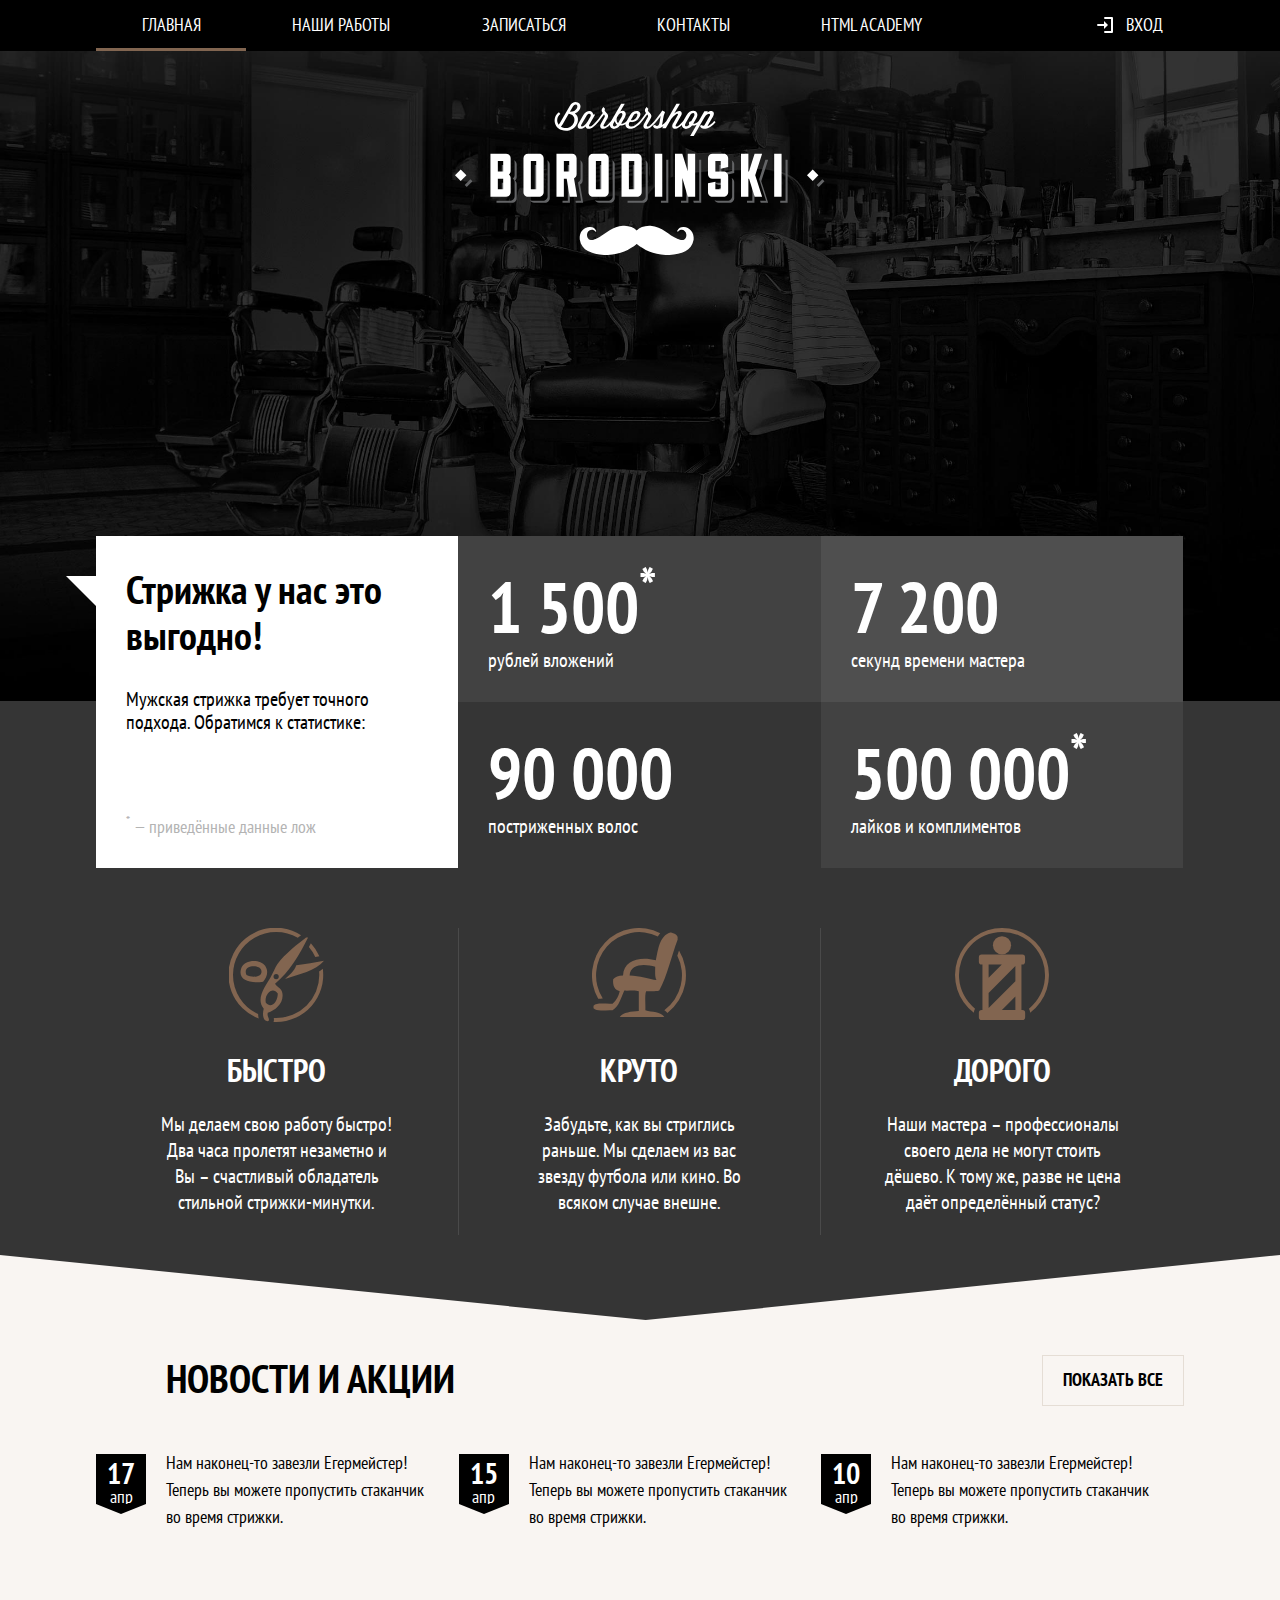
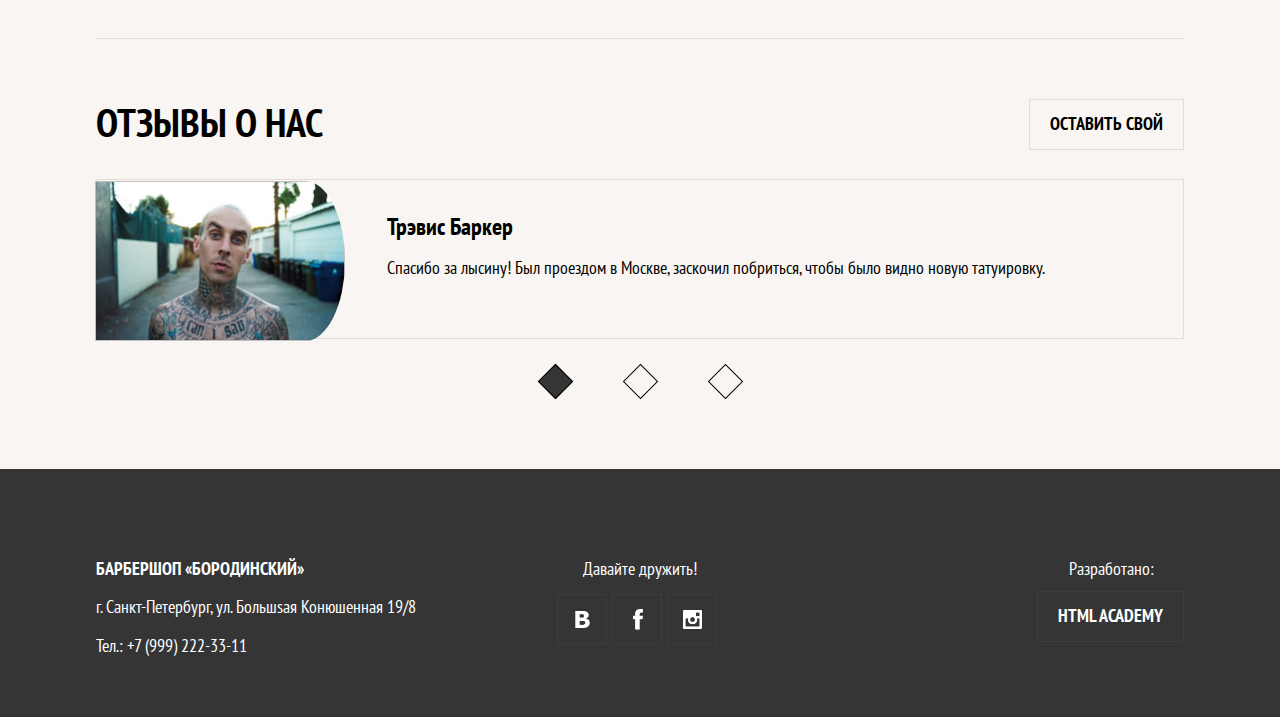
<file: index.html>
<!DOCTYPE html>
<html lang="ru">
<head>
  <meta charset="UTF-8">
  <meta name="viewport" content="width=device-width,initial-scale=1">
  <link href="https://fonts.googleapis.com/css?family=PT+Sans+Narrow:400,700" rel="stylesheet">
  <link rel="stylesheet" type="text/css" href="css/style.css">
  <title>Барбершоп «Бородинский»</title>
</head>
<body>
  <header class="page-header">
    <h1 class="visually-hidden">Барбершоп «Бородинский» — истинно мужская классика</h1>
    <div class="page-header__logo">
      <picture>
        <source srcset="img/logo.svg" media="(min-width: 1200px)">
        <source srcset="img/logo-tabled.svg" media="(min-width: 768px) and (max-width: 1999px)">
        <source srcset="img/logo-mob.svg" media="(max-width: 767px)">
        <img src="img/logo.svg" alt="Барбершоп Бородинский">
      </picture>
    </div>
    <nav class="main-nav  main-nav--closed">
      <button class="main-nav__toggle">Открыть меню</button>
      <div class="main-nav__wrapper">
        <ul class="main-nav__items">
          <li class="main-nav__item  main-nav--active"><a>Главная</a></li>
          <li class="main-nav__item"><a href="pages/photos.html">Наши работы</a></li>
          <li class="main-nav__item"><a href="pages/form.html">Записаться</a></li>
          <li class="main-nav__item"><a href="#contacts">Контакты</a></li> 
          <li class="main-nav__item"><a href="https://htmlacademy.ru/">HTML Academy</a></li>
        </ul>
        <ul class="main-nav__user-items">
          <li class="main-nav__user-item"><a class="main-nav__login" href="#">Вход</a></li>
        </ul>
      </div>
    </nav>
  </header>
  <main>
    <section class="stats">
      <div class="stats__wrapper">
        <header class="stats__header">
          <h2 class="stats__title  visually-hidden">Статистика Барбершопа</h2>
          <span class="stats__slogan">Стрижка у нас это выгодно!</span>
          <p class="stats__intro">Мужская стрижка требует точного подхода. Обратимся к статистике:
          </p>
          <span class="stats__legend  stats__legend--top"><sup>*</sup> — приведённые данные лож</span>
        </header>
        <table class="stats__items">
          <tr>
            <td class="stats__value">1 500<sup>*</sup></td>
            <td class="stats__field">рублей вложений</td>
          </tr>
          <tr>
            <td class="stats__value">7 200</td>
            <td class="stats__field">секунд времени мастера</td>
          </tr>
          <tr>
            <td class="stats__value">90 000</td>
            <td class="stats__field">постриженных волос</td>
          </tr>
          <tr>
            <td class="stats__value">500 000<sup>*</sup></td>
            <td class="stats__field">лайков и комплиментов</td>
          </tr>
          <tr>
            <td colspan="2" class="stats__legend  stats__legend--bottom"><sup>*</sup> — приведённые данные лож</td>
          </tr>
        </table>
      </div>      
    </section>
    <section class="advantages">
      <div class="advantages__wrapper">
        <h2 class="advantages__title  visually-hidden">Наши преимущества</h2>
        <input type="radio" id="advantages-input-1" name="advantages" checked>
        <input type="radio" id="advantages-input-2" name="advantages">
        <input type="radio" id="advantages-input-3" name="advantages">
        <ul class="advantages__items">
          <li class="advantages__item">
            <h3 class="advantages__title">Быстро</h3>
            <p>Мы делаем свою работу быстро! Два часа пролетят незаметно и Вы – счастливый обладатель стильной стрижки-минутки.</p>
          </li>
          <li class="advantages__item">
            <h3 class="advantages__title">Круто</h3>
            <p>Забудьте, как вы стриглись раньше. Мы сделаем из вас звезду футбола или кино. Во всяком случае внешне.</p>
          </li>
          <li class="advantages__item">
            <h3 class="advantages__title">Дорого</h3>
            <p>Наши мастера – профессионалы своего дела не могут стоить дёшево. К тому же, разве не цена даёт определённый статус?</p>
          </li>          
        </ul>
        <div class="advantages__toggles">
          <label class="advantages__toggle" for="advantages-input-1"></label>
          <label class="advantages__toggle" for="advantages-input-2"></label>
          <label class="advantages__toggle" for="advantages-input-3"></label>
        </div>
      </div>
    </section>
    <section class="news">
      <div class="news__wrapper">
        <h2 class="news__title">Новости и акции</h2>
        <ul class="news__items">
          <li class="news__item">
            <time class="news__date" datetime="2017-04-17"><b>17</b> апр</time>
            <p>Нам наконец-то завезли Егермейстер! Теперь вы можете пропустить стаканчик во время стрижки.</p>
          </li>
          <li class="news__item">
            <time class="news__date" datetime="2017-04-15"><b>15</b> апр</time>
            <p>Нам наконец-то завезли Егермейстер! Теперь вы можете пропустить стаканчик во время стрижки.</p>
          </li>
          <li class="news__item">
            <time class="news__date" datetime="2017-04-10"><b>10</b> апр</time>
            <p>Нам наконец-то завезли Егермейстер! Теперь вы можете пропустить стаканчик во время стрижки.</p>
          </li>
        </ul>
        <a href="#" class="news__to-all  btn">Показать все</a>
      </div>
    </section>
    <section class="reviews">
      <div class="reviews__wrapper">
        <h2 class="reviews__title">Отзывы о нас</h2>
        <a class="reviews__write  btn" href="#">Оставить свой</a>
        <input type="radio" name="reviews" id="reviews-input-1" checked>
        <input type="radio" name="reviews" id="reviews-input-2">
        <input type="radio" name="reviews" id="reviews-input-3">
        <div class="reviews__items">
          <blockquote class="reviews__item">
            <img class="reviews__autor-foto">
            <cite class="reviews__autor-name">Трэвис Баркер</cite>
            <p class="reviews__quote">Спасибо за лысину! Был проездом в Москве, заскочил побриться, чтобы было видно новую татуировку.</p>
          </blockquote>
          <blockquote class="reviews__item">
            <img class="reviews__autor-foto">
            <cite class="reviews__autor-name">Тёма</cite>
            <p class="reviews__quote">Спасибо за лысину!</p>
          </blockquote>
          <blockquote class="reviews__item">
            <img class="reviews__autor-foto">
            <cite class="reviews__autor-name">Толян</cite>
            <p class="reviews__quote">Был проездом в Москве, заскочил побриться, чтобы было видно новую татуировку.</p>
          </blockquote>          
        </div>
        <div class="reviews__toggles">
          <label class="reviews__toggle" for="reviews-input-1"></label>
          <label class="reviews__toggle" for="reviews-input-2"></label>
          <label class="reviews__toggle" for="reviews-input-3"></label>
        </div>
      </div>
    </section>
  </main>
  <footer class="page-footer">
    <div class="page-footer__wrapper">
      <div class="contacts">
        <a name="contacts"></a>
        <span class="contacts__title">Барбершоп «Бородинский»</span>
        <p class="contacts__address">г. Санкт-Петербург, ул. Большsая Конюшенная 19/8</p>
        <a class="contacts__tel  btn  btn--gray" href="tel:+79992223311"><span class="contacts__tel--hidden">Тел.:</span> +7 (999) 222-33-11</a>
      </div>
      <div class="social">
        <span class="social__title">Давайте дружить!</span>
        <div class="social__links">
          <a class="social__link  social__link--vk" href="#">Вконтакте</a>
          <a class="social__link  social__link--fb" href="#">Фейсбук</a>
          <a class="social__link  social__link--inst" href="#">Инстаграм</a>
        </div>
      </div>
      <div class="copyright">
        <span class="copyright__title">Разработано:</span>
        <a class="copyright__link  btn  btn--gray" href="https://htmlacademy.ru/">HTML Academy</a>
      </div>
    </div>
  </footer>
  <div class="login-form">
    <div class="login-form__wrapper">
      <span class="login-form__closed">Закрыть</span>
      <h2 class="login-form__title">Личный кабинет</h2>
      <span class="login-form__info" >Введите свой логин и пароль, чтобы войти</span>
      <input class="login-form__login" type="text" name="user-login" placeholder="Логин">
      <input class="login-form__password" type="password" name="user-passwors" placeholder="Пароль">
      <input type="checkbox" name="remember-user" id="remember-user">
      <label class="login-form__remember-user  checkbox" for="remember-user">Запомните меня</label>
      <a class="login-form__restore-password" href="#">Я забыл пароль!</a>
      <button class="btn  btn--brown  btn--width-100">Войти в личный кабинет</button>
    </div>
  </div>
  <script src="js/popup.js"></script>
</body>
</html>
</file>
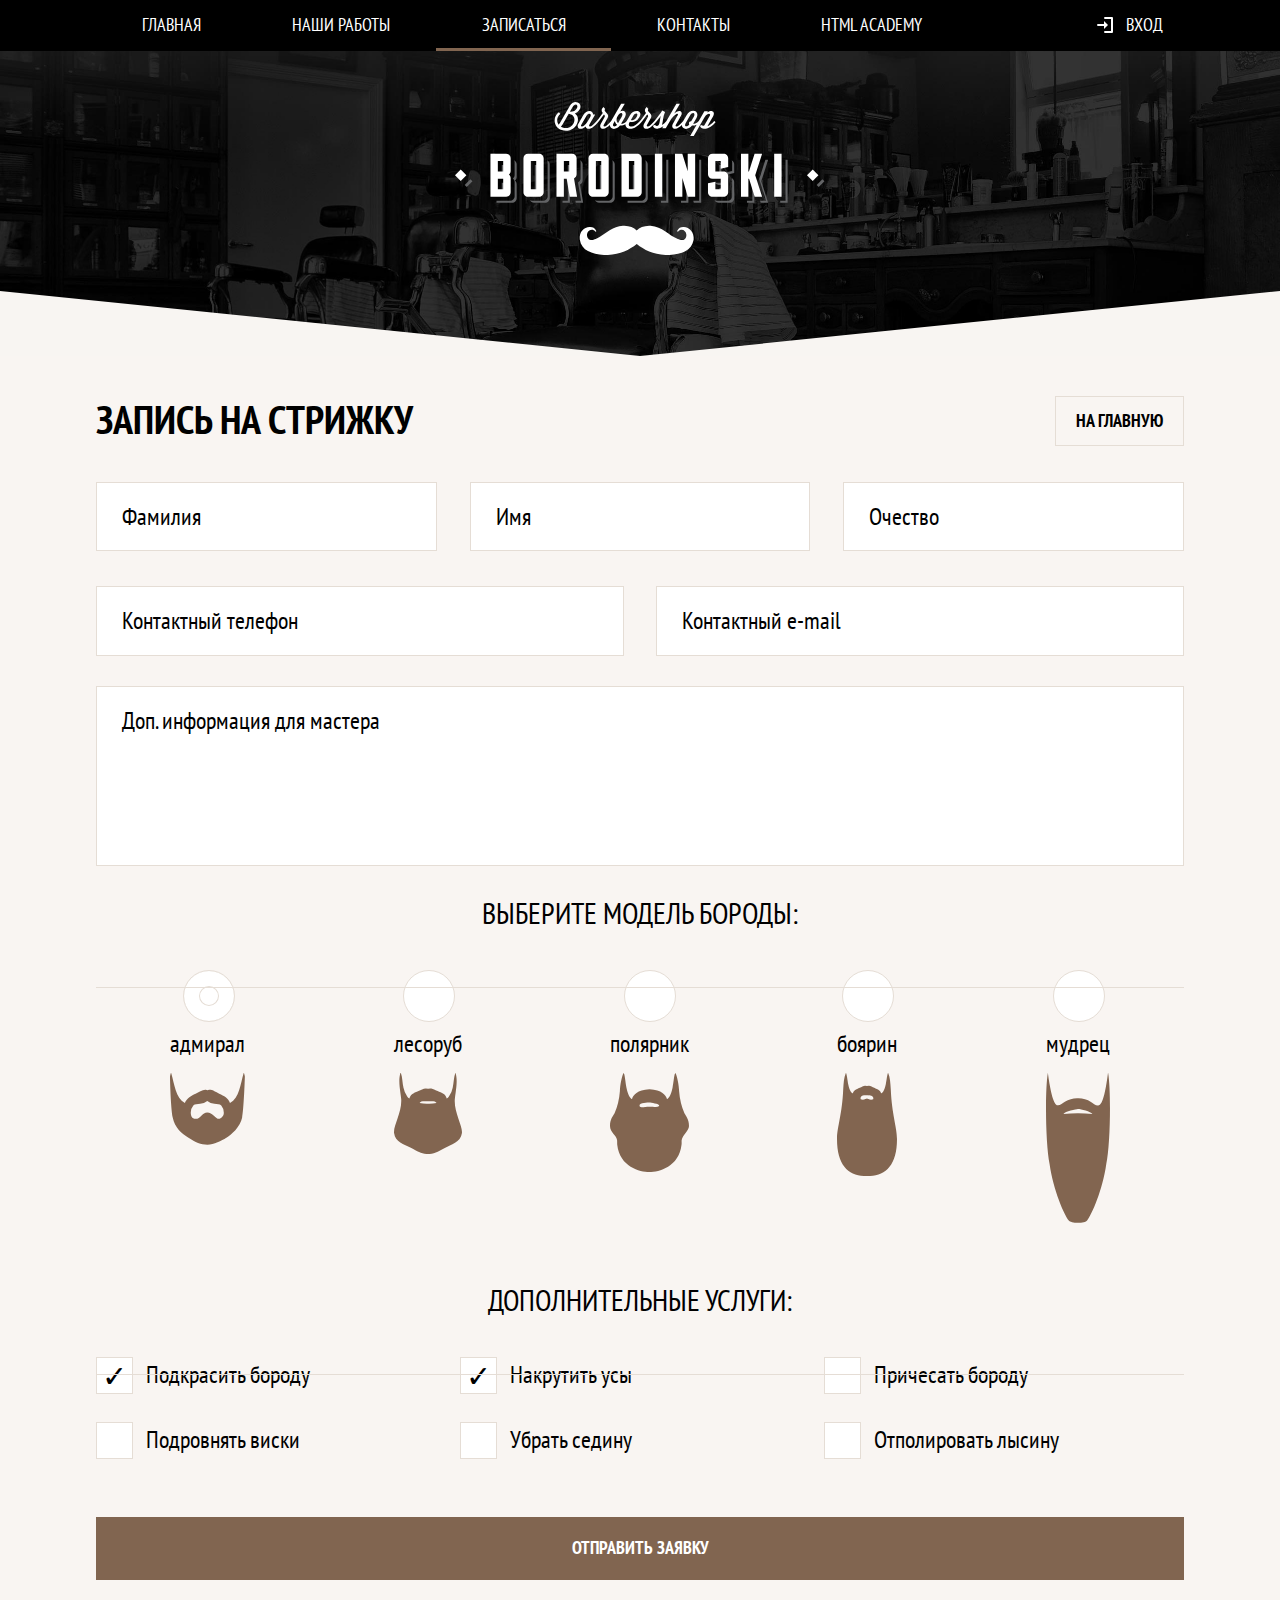
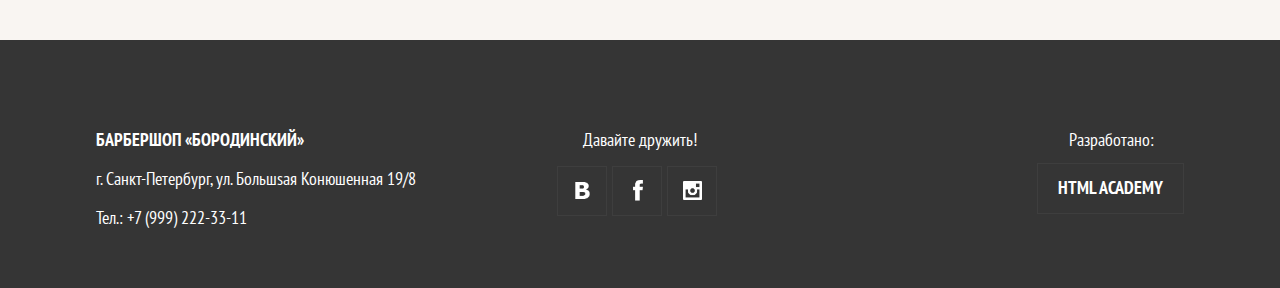
<file: pages/form.html>
<!DOCTYPE html>
<html lang="ru">
<head>
  <meta charset="UTF-8">
  <meta name="viewport" content="width=device-width,initial-scale=1">
  <link href="https://fonts.googleapis.com/css?family=PT+Sans+Narrow:400,700" rel="stylesheet">
  <link rel="stylesheet" type="text/css" href="../css/style.css">
  <title>Барбершоп «Бородинский»</title>
</head>
<body>
  <header class="page-header">
    <h1 class="visually-hidden">Барбершоп «Бородинский» — истинно мужская классика</h1>
    <div class="page-header__logo  page-header__logo--inner-page">
      <a href="../index.html">
        <picture>
          <source srcset="../img/logo.svg" media="(min-width: 1200px)">
          <source srcset="../img/logo-tabled.svg" media="(min-width: 768px) and (max-width: 1999px)">
          <source srcset="../img/logo-mob.svg" media="(max-width: 767px)">
          <img src="../img/logo.svg" alt="Барбершоп Бородинский">
        </picture>
      </a>
    </div>
    <nav class="main-nav  main-nav--closed">
      <button class="main-nav__toggle">Открыть меню</button>
      <div class="main-nav__wrapper">
        <ul class="main-nav__items">
          <li class="main-nav__item"><a href="../index.html">Главная</a></li>
          <li class="main-nav__item"><a href="photos.html">Наши работы</a></li>
          <li class="main-nav__item  main-nav--active"><a>Записаться</a></li>
          <li class="main-nav__item"><a href="#contacts">Контакты</a></li> 
          <li class="main-nav__item"><a href="https://htmlacademy.ru/">HTML Academy</a></li>
        </ul>
        <ul class="main-nav__user-items">
          <li class="main-nav__user-item"><a class="main-nav__login" href="#">Вход</a></li>
        </ul>
      </div>
    </nav>
  </header>
  <main class="form">
    <div class="form__wrapper">
      <h1 class="form__title">Запись на стрижку</h1>
      <a class="form__return  btn" href="../index.html">На главную</a>
      <form class="form__inner-wrapper" method="post" name="recording-for-haircut">
        <div class="form__text-fields">
          <input class="form__text  form__text--surname" type="text" name="surname" id="surname" placeholder="Фамилия">
          <input class="form__text  form__text--name" type="text" name="name" id="name" placeholder="Имя">
          <input class="form__text  form__text--patronymic" type="text" name="patronymic" id="patronymic" placeholder="Очество">
          <input class="form__text  form__text--tel" type="tel" name="tel" id="tel" placeholder="Контактный телефон">
          <input class="form__text  form__text--email" type="email" name="email" id="email" placeholder="Контактный e-mail">
          <textarea class="form__text" rows="5" placeholder="Доп. информация для мастера"></textarea>
        </div>
        <fieldset class="form__beard-models">
          <legend class="form__subtitle">Выберите модель бороды:</legend>
          <ul class="form__radio-buttons">

            <li class="form__beard-model">
              <input type="radio" name="beard-model" id="beard-model-1" checked>
              <label class="form__radio  radio-btn" for="beard-model-1">адмирал</label>
              <img src="../img/beard-model-1.svg">
            </li>

            <li class="form__beard-model">
              <input type="radio" name="beard-model" id="beard-model-2">
              <label class="form__radio  radio-btn" for="beard-model-2">лесоруб</label>
              <img src="../img/beard-model-2.svg">
            </li>

            <li class="form__beard-model">
              <input type="radio" name="beard-model" id="beard-model-3">
              <label class="form__radio  radio-btn" for="beard-model-3">полярник</label>
              <img src="../img/beard-model-3.svg">
            </li>

            <li class="form__beard-model">
              <input type="radio" name="beard-model" id="beard-model-4">
              <label class="form__radio  radio-btn" for="beard-model-4">боярин</label>
              <img src="../img/beard-model-4.svg">
            </li>

            <li class="form__beard-model">
              <input type="radio" name="beard-model" id="beard-model-5">
              <label class="form__radio  radio-btn" for="beard-model-5">мудрец</label>
              <img src="../img/beard-model-5.svg">
            </li>

          </ul>
        </fieldset>
        <fieldset class="form__add-services">
          <legend class="form__subtitle">Дополнительные услуги:</legend>
          <input type="checkbox" name="to-paint-beard" id="to-paint-beard" checked>
          <input type="checkbox" name="screw-mustache" id="screw-mustache" checked>
          <input type="checkbox" name="combing-beard" id="combing-beard">
          <input type="checkbox" name="flatten-hair" id="flatten-hair">
          <input type="checkbox" name="remove-gray-hair" id="remove-gray-hair">
          <input type="checkbox" name="polish-the-bald" id="polish-the-bald">

          <label class="form__checkbox  checkbox" for="to-paint-beard">Подкрасить бороду</label>
          <label class="form__checkbox  checkbox"  for="screw-mustache">Накрутить усы</label>
          <label class="form__checkbox  checkbox"  for="combing-beard">Причесать бороду</label>
          <label class="form__checkbox  checkbox"  for="flatten-hair">Подровнять виски</label>
          <label class="form__checkbox  checkbox"  for="remove-gray-hair">Убрать седину</label>
          <label class="form__checkbox  checkbox"  for="polish-the-bald">Отполировать лысину</label>
        </fieldset>
        <button class="form__submit  btn  btn--brown  btn--width-100" type="submit">Отправить заявку</button>
      </form>
    </div>
    <div class="form__submitted  pop-up">
      <span class="pop-up__title">Это успех!</span>
      <p>Ваша заявка отправлена. Ожидайте, мы свяжемся с вами как только будет минутка.</p>
      <button class="form__submitted-close  btn  btn--brown  btn--width-100">ОК</button>
    </div>
    <div class="form__no-submitted  pop-up">
      <span class="pop-up__title">Неудача</span>
      <p>Что-то пошло не так. Проверьте выделенные красным поля формы.</p>
      <button class="pop-up__close  btn  btn--brown  btn--width-100" type="button">Закрыть окно</button>
    </div>
  </main>
  <footer class="page-footer">
    <div class="page-footer__wrapper">
      <div class="contacts">
        <a name="contacts"></a>
        <span class="contacts__title">Барбершоп «Бородинский»</span>
        <p class="contacts__address">г. Санкт-Петербург, ул. Большsая Конюшенная 19/8</p>
        <a class="contacts__tel  btn  btn--gray" href="tel:+79992223311"><span class="contacts__tel--hidden">Тел.:</span> +7 (999) 222-33-11</a>
      </div>
      <div class="social">
        <span class="social__title">Давайте дружить!</span>
        <div class="social__links">
          <a class="social__link  social__link--vk" href="#">Вконтакте</a>
          <a class="social__link  social__link--fb" href="#">Фейсбук</a>
          <a class="social__link  social__link--inst" href="#">Инстаграм</a>
        </div>
      </div>
      <div class="copyright">
        <span class="copyright__title">Разработано:</span>
        <a class="copyright__link  btn  btn--gray" href="https://htmlacademy.ru/">HTML Academy</a>
      </div>
    </div>
  </footer>
  <div class="login-form">
    <div class="login-form__wrapper">
      <span class="login-form__closed">Закрыть</span>
      <h2 class="login-form__title">Личный кабинет</h2>
      <span class="login-form__info" >Введите свой логин и пароль, чтобы войти</span>
      <input class="login-form__login" type="text" name="user-login" placeholder="Логин">
      <input class="login-form__password" type="password" name="user-passwors" placeholder="Пароль">
      <input type="checkbox" name="remember-user" id="remember-user">
      <label class="login-form__remember-user  checkbox" for="remember-user">Запомните меня</label>
      <a class="login-form__restore-password" href="#">Я забыл пароль!</a>
      <button class="btn  btn--brown  btn--width-100">Войти в личный кабинет</button>
    </div>
  <script src="../js/popup.js"></script>
</body>
</html>
</file>
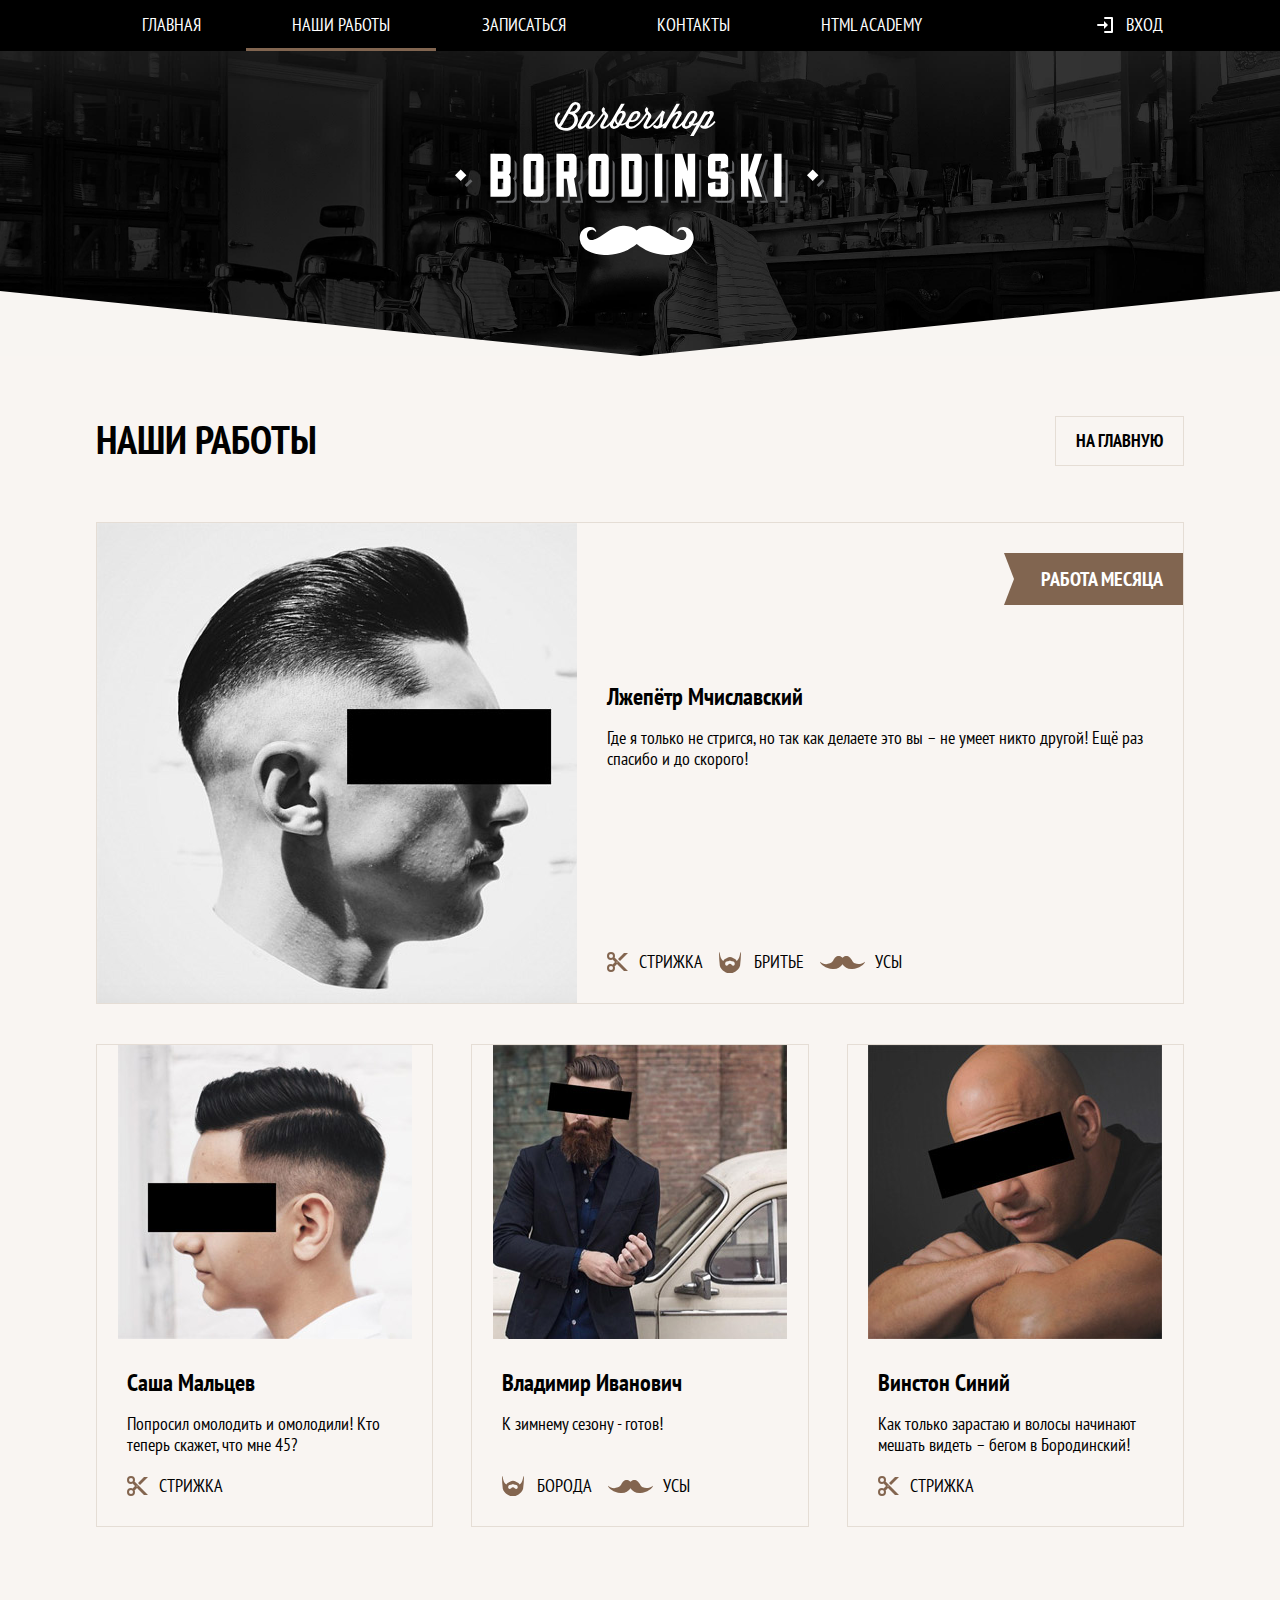
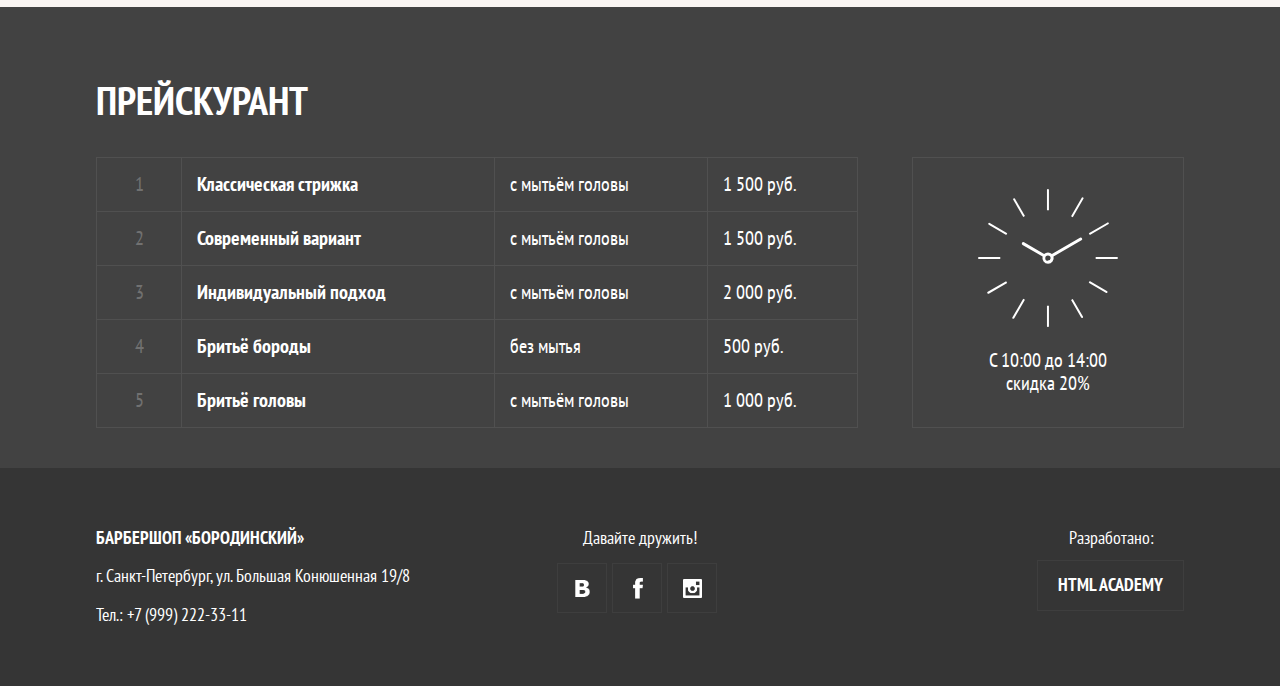
<file: pages/photos.html>
<!DOCTYPE html>
<html lang="ru">
<head>
  <meta charset="UTF-8">
  <meta name="viewport" content="width=device-width,initial-scale=1">
  <link href="https://fonts.googleapis.com/css?family=PT+Sans+Narrow:400,700" rel="stylesheet">
  <link rel="stylesheet" type="text/css" href="../css/style.css">
  <title>Барбершоп «Бородинский»</title>
</head>
<body>
  <header class="page-header">
    <h1 class="visually-hidden">Барбершоп «Бородинский» — истинно мужская классика</h1>
    <div class="page-header__logo  page-header__logo--inner-page">
      <a href="../index.html">
        <picture>
          <source srcset="../img/logo.svg" media="(min-width: 1200px)">
          <source srcset="../img/logo-tabled.svg" media="(min-width: 768px) and (max-width: 1999px)">
          <source srcset="../img/logo-mob.svg" media="(max-width: 767px)">
          <img src="../img/logo.svg" alt="Барбершоп Бородинский">
        </picture>
      </a>
    </div>
    <nav class="main-nav  main-nav--closed">
      <button class="main-nav__toggle">Открыть меню</button>
      <div class="main-nav__wrapper">
        <ul class="main-nav__items">
          <li class="main-nav__item"><a href="../index.html">Главная</a></li>
          <li class="main-nav__item  main-nav--active"><a>Наши работы</a></li>
          <li class="main-nav__item"><a href="form.html">Записаться</a></li>
          <li class="main-nav__item"><a href="#contacts">Контакты</a></li> 
          <li class="main-nav__item"><a href="https://htmlacademy.ru/">HTML Academy</a></li>
        </ul>
        <ul class="main-nav__user-items">
          <li class="main-nav__user-item"><a class="main-nav__login" href="#">Вход</a></li>
        </ul>
      </div>
    </nav>
  </header>
  <main>
    <section class="works-photo">
      <div class="works-photo__wrapper">
        <h2 class="works-photo__title">Наши работы</h2>
        <a class="works-photo__return  btn" href="../index.html">На главную</a>
        <div class="works-photo__items">

          <div class="works-photo__item  works-photo__item--work-of-month">
            <div class="works-photo__img  works-photo__img--work-of-month">
              <img src="../img/photo-1-desktop.jpg">
            </div>
            <div class="works-photo__inner-wrapper">
              <span class="works-photo__flag">Работа месяца</span>
              <span class="works-photo__autor-name">Лжепётр Мчиславский</span>
              <p class="works-photo__quote">Где я только не стригся, но так как делаете это вы – не умеет никто другой! Ещё раз спасибо и до скорого!</p>
              <div class="works-photo__services">
                <span class="works-photo__service  works-photo__service--haircut">Стрижка</span>
                <span class="works-photo__service  works-photo__service--beard">Бритье</span>
                <span class="works-photo__service  works-photo__service--mustache">Усы</span>
              </div>
            </div>
          </div>
          
          <div class="works-photo__item">
            <div class="works-photo__img">
              <img src="../img/photo-2-desktop.jpg">
            </div>
            <div class="works-photo__inner-wrapper">
              <span class="works-photo__autor-name">Саша Мальцев</span>
              <p class="works-photo__quote">Попросил омолодить и омолодили! Кто теперь скажет, что мне 45?</p>
              <div class="works-photo__services">
                <span class="works-photo__service  works-photo__service--haircut">Стрижка</span>
              </div>
            </div>
          </div>
          
          <div class="works-photo__item">
            <div class="works-photo__img">
              <img src="../img/photo-3-desktop.jpg">
            </div>
            <div class="works-photo__inner-wrapper">
              <span class="works-photo__autor-name">Владимир Иванович</span>
              <p class="works-photo__quote">К зимнему сезону - готов!</p>
              <div class="works-photo__services">
                <span class="works-photo__service  works-photo__service--beard">Борода</span>
                <span class="works-photo__service  works-photo__service--mustache">Усы</span>
              </div>
            </div>
          </div>
          
          <div class="works-photo__item">
            <div class="works-photo__img">
              <img src="../img/photo-4-desktop.jpg">
            </div>
            <div class="works-photo__inner-wrapper">
              <span class="works-photo__autor-name">Винстон Синий</span>
              <p class="works-photo__quote">Как только зарастаю и волосы начинают мешать видеть – бегом в Бородинский!</p>
              <div class="works-photo__services">
                <span class="works-photo__service  works-photo__service--haircut">Стрижка</span>
              </div>
            </div>      
          </div>

        </div>
      </div> 
    </section>
    <section class="price">
      <div class="price__wrapper">
        <h2 class="price__title">Прейскурант</h2>
        <table class="price__items">

          <tr class="price__item">
            <td class="price__number-service">1</td>
            <td class="price__name-service">Классическая стрижка</td>
            <td class="price__wash-service"><span class="price--hidden">(</span>с мытьём головы<span class="price--hidden">)</span></td>
            <td class="price__price-service">1 500 руб.</td>
          </tr>

          <tr class="price__item">
            <td class="price__number-service">2</td>
            <td class="price__name-service">Современный вариант</td>
            <td class="price__wash-service"><span class="price--hidden">(</span>с мытьём головы<span class="price--hidden">)</span></td>
            <td class="price__price-service">1 500 руб.</td>
          </tr>

          <tr class="price__item">
            <td class="price__number-service">3</td>
            <td class="price__name-service">Индивидуальный подход</td>
            <td class="price__wash-service"><span class="price--hidden">(</span>с мытьём головы<span class="price--hidden">)</span></td>
            <td class="price__price-service">2 000 руб.</td>
          </tr>

          <tr class="price__item">
            <td class="price__number-service">4</td>
            <td class="price__name-service">Бритьё бороды</td>
            <td class="price__wash-service"><span class="price--hidden">(</span>без мытья<span class="price--hidden">)</span></td>
            <td class="price__price-service">500 руб.</td>
          </tr>

          <tr class="price__item">
            <td class="price__number-service">5</td>
            <td class="price__name-service">Бритьё головы</td>
            <td class="price__wash-service"><span class="price--hidden">(</span>с мытьём головы<span class="price--hidden">)</span></td>
            <td class="price__price-service">1 000 руб.</td>
          </tr>

        </table>
        <div class="price__discount">
          <p>С 10:00 до 14:00<br> скидка 20%</p>
        </div>
      </div>
    </section>
  </main>
  <footer class="page-footer">
    <div class="page-footer__wrapper">
      <div class="contacts">
        <a name="contacts"></a>
        <span class="contacts__title">Барбершоп «Бородинский»</span>
        <p class="contacts__address">г. Санкт-Петербург, ул. Большая Конюшенная 19/8</p>
        <a class="contacts__tel  btn  btn--gray" href="tel:+79992223311"><span class="contacts__tel--hidden">Тел.:</span> +7 (999) 222-33-11</a>
      </div>
      <div class="social">
        <span class="social__title">Давайте дружить!</span>
        <div class="social__links">
          <a class="social__link  social__link--vk" href="#">Вконтакте</a>
          <a class="social__link  social__link--fb" href="#">Фейсбук</a>
          <a class="social__link  social__link--inst" href="#">Инстаграм</a>
        </div>
      </div>
      <div class="copyright">
        <span class="copyright__title">Разработано:</span>
        <a class="copyright__link  btn  btn--gray" href="https://htmlacademy.ru/">HTML Academy</a>
      </div>
    </div>
  </footer>
  <div class="login-form">
    <div class="login-form__wrapper">
      <span class="login-form__closed">Закрыть</span>
      <h2 class="login-form__title">Личный кабинет</h2>
      <span class="login-form__info" >Введите свой логин и пароль, чтобы войти</span>
      <input class="login-form__login" type="text" name="user-login" placeholder="Логин">
      <input class="login-form__password" type="password" name="user-passwors" placeholder="Пароль">
      <input type="checkbox" name="remember-user" id="remember-user">
      <label class="login-form__remember-user  checkbox" for="remember-user">Запомните меня</label>
      <a class="login-form__restore-password" href="#">Я забыл пароль!</a>
      <button class="btn  btn--brown  btn--width-100">Войти в личный кабинет</button>
    </div>
  <script src="../js/popup.js"></script>
</body>
</html>
</file>
<file: css/style.css>
html {
  font-family: sans-serif;
  line-height: 1.15;
  -ms-text-size-adjust: 100%;
  -webkit-text-size-adjust: 100%;
}
body {
  margin: 0;
}
article,
aside,
footer,
header,
nav,
section {
  display: block;
}
h1 {
  font-size: 2em;
  margin: 0.67em 0;
}
figcaption,
figure,
main {
  display: block;
}
figure {
  margin: 1em 40px;
}
hr {
  -webkit-box-sizing: content-box;
          box-sizing: content-box;
  height: 0;
  overflow: visible;
}
pre {
  font-family: monospace, monospace;
  font-size: 1em;
}
a {
  background-color: transparent;
  -webkit-text-decoration-skip: objects;
}
a:active,
a:hover {
  outline-width: 0;
}
abbr[title] {
  border-bottom: none;
  text-decoration: underline;
  text-decoration: underline dotted;
}
b,
strong {
  font-weight: inherit;
}
b,
strong {
  font-weight: bolder;
}
code,
kbd,
samp {
  font-family: monospace, monospace;
  font-size: 1em;
}
dfn {
  font-style: italic;
}
mark {
  background-color: #ff0;
  color: #000;
}
small {
  font-size: 80%;
}
sub,
sup {
  font-size: 75%;
  line-height: 0;
  position: relative;
  vertical-align: baseline;
}
sub {
  bottom: -0.25em;
}
sup {
  top: -0.5em;
}
audio,
video {
  display: inline-block;
}
audio:not([controls]) {
  display: none;
  height: 0;
}
img {
  border-style: none;
}
svg:not(:root) {
  overflow: hidden;
}
button,
input,
optgroup,
select,
textarea {
  font-family: sans-serif;
  font-size: 100%;
  line-height: 1.15;
  margin: 0;
}
button,
input {
  overflow: visible;
}
button,
select {
  text-transform: none;
}
button,
html [type="button"],
[type="reset"],
[type="submit"] {
  -webkit-appearance: button;
}
button::-moz-focus-inner,
[type="button"]::-moz-focus-inner,
[type="reset"]::-moz-focus-inner,
[type="submit"]::-moz-focus-inner {
  border-style: none;
  padding: 0;
}
button:-moz-focusring,
[type="button"]:-moz-focusring,
[type="reset"]:-moz-focusring,
[type="submit"]:-moz-focusring {
  outline: 1px dotted ButtonText;
}
fieldset {
  border: 1px solid #c0c0c0;
  margin: 0 2px;
  padding: 0.35em 0.625em 0.75em;
}
legend {
  -webkit-box-sizing: border-box;
          box-sizing: border-box;
  color: inherit;
  display: table;
  max-width: 100%;
  padding: 0;
  white-space: normal;
}
progress {
  display: inline-block;
  vertical-align: baseline;
}
textarea {
  overflow: auto;
}
[type="checkbox"],
[type="radio"] {
  -webkit-box-sizing: border-box;
          box-sizing: border-box;
  padding: 0;
}
[type="number"]::-webkit-inner-spin-button,
[type="number"]::-webkit-outer-spin-button {
  height: auto;
}
[type="search"] {
  -webkit-appearance: textfield;
  outline-offset: -2px;
}
[type="search"]::-webkit-search-cancel-button,
[type="search"]::-webkit-search-decoration {
  -webkit-appearance: none;
}
::-webkit-file-upload-button {
  -webkit-appearance: button;
  font: inherit;
}
details,
menu {
  display: block;
}
summary {
  display: list-item;
}
canvas {
  display: inline-block;
}
template {
  display: none;
}
[hidden] {
  display: none;
}
.visually-hidden {
  position: absolute;
  width: 1px;
  height: 1px;
  margin: -1px;
  padding: 0;
  border: 0;
  clip: rect(0 0 0 0);
  overflow: hidden;
}
body {
  color: #ffffff;
  background: #353535;
  font-family: "PT Sans Narrow", sans-serif;
  font-size: 18px;
}
* {
  -webkit-box-sizing: border-box;
          box-sizing: border-box;
}
a {
  color: #ffffff;
  text-decoration: none;
}
textarea {
  resize: none;
}
fieldset {
  border: none;
  padding: 0;
  margin: 0;
}
.radio-btn {
  position: relative;
  cursor: pointer;
}
.radio-btn::before {
  content: "";
  position: absolute;
  top: 0;
  left: 50%;
  margin-left: -25px;
  width: 50px;
  height: 50px;
  border: 1px solid #e5ddd5;
  border-radius: 50%;
  background-color: #ffffff;
}
input[type="radio"]:checked + .radio-btn::before {
  -webkit-box-shadow: inset 0 0 0 15px #ffffff, inset 0 0 0 16px #e5ddd5;
          box-shadow: inset 0 0 0 15px #ffffff, inset 0 0 0 16px #e5ddd5;
}
.checkbox {
  position: relative;
  line-height: 35px;
  cursor: pointer;
}
.checkbox::before {
  text-align: center;
  content: "";
  position: absolute;
  top: 50%;
  margin-top: -18px;
  left: 0;
  width: 35px;
  height: 35px;
  font-size: 30px;
  border: 1px solid #e5ddd5;
  background-color: #ffffff;
}
input[type="checkbox"]:checked + .checkbox::before {
  content: "\2713";
}
input[type="checkbox"]:nth-of-type(1):checked ~ .checkbox:nth-of-type(1)::before,
input[type="checkbox"]:nth-of-type(2):checked ~ .checkbox:nth-of-type(2)::before,
input[type="checkbox"]:nth-of-type(3):checked ~ .checkbox:nth-of-type(3)::before,
input[type="checkbox"]:nth-of-type(4):checked ~ .checkbox:nth-of-type(4)::before,
input[type="checkbox"]:nth-of-type(5):checked ~ .checkbox:nth-of-type(5)::before,
input[type="checkbox"]:nth-of-type(6):checked ~ .checkbox:nth-of-type(6)::before,
input[type="checkbox"]:nth-of-type(7):checked ~ .checkbox:nth-of-type(7)::before,
input[type="checkbox"]:nth-of-type(8):checked ~ .checkbox:nth-of-type(8)::before,
input[type="checkbox"]:nth-of-type(9):checked ~ .checkbox:nth-of-type(9)::before {
  content: "\2713";
}
.btn {
  display: block;
  padding: 14px 20px;
  border: 1px solid #e5ddd5;
  font-family: "PT Sans Narrow", sans-serif;
  text-align: center;
  text-transform: uppercase;
  font-size: 18px;
  font-weight: 700;
  color: #000000;
  background-color: transparent;
  cursor: pointer;
}
.btn:hover {
  border-color: #d2c4b6;
}
.btn--width-100 {
  width: 100%;
}
.btn--gray {
  color: #ffffff;
  border-color: #3e3e3e;
}
.btn--gray:hover {
  border-color: #585858;
}
.btn--brown {
  color: #ffffff;
  background-color: #816550;
  border: none;
}
.btn--brown:hover {
  background-color: #685140;
}
.pop-up {
  position: fixed;
  top: 84px;
  left: 50%;
  margin-left: -160px;
  width: 320px;
  text-align: center;
  padding: 30px 50px;
  color: #000000;
  background: #f9f5f2;
  -webkit-box-shadow: 0 0 40px 3px;
          box-shadow: 0 0 40px 3px;
  z-index: 30;
}
.pop-up__title {
  font-size: 30px;
  font-weight: 700;
  text-transform: uppercase;
}
@media (min-width: 768px) {
  .pop-up {
    width: 460px;
    margin-left: -230px;
  }
  .pop-up__title {
    font-size: 40px;
  }
}
.login-form {
  display: none;
  width: 320px;
  position: absolute;
  top: 84px;
  left: 50%;
  margin-left: -160px;
  z-index: 30;
}
.login-form input[type="checkbox"] {
  display: none;
}
.login-form__wrapper {
  display: -webkit-box;
  display: -ms-flexbox;
  display: flex;
  -webkit-box-orient: vertical;
  -webkit-box-direction: normal;
      -ms-flex-direction: column;
          flex-direction: column;
  flex-direction: row;
  -ms-flex-wrap: wrap;
      flex-wrap: wrap;
  padding: 35px 35px;
  text-align: center;
  color: #000000;
  background: #f9f5f2;
  -webkit-box-shadow: 0 0 40px 4px;
          box-shadow: 0 0 40px 4px;
}
.login-form__title {
  width: 100%;
  margin-top: 0;
  margin-bottom: 15px;
  font-size: 30px;
  text-transform: uppercase;
}
.login-form__info {
  width: 100%;
  margin-bottom: 15px;
}
.login-form__login,
.login-form__password {
  position: relative;
  width: 100%;
  padding: 15px 20px;
  margin-bottom: 10px;
  font-family: "PT Sans Narrow", sans-serif;
  border: 1px solid #e5ddd5;
  outline: none;
}
.login-form__login::-webkit-input-placeholder,
.login-form__password::-webkit-input-placeholder {
  color: #000000;
}
.login-form__login:focus,
.login-form__password:focus {
  border-color: #beaa96;
}
.login-form__remember-user {
  width: 100%;
  padding-left: 50px;
  margin-bottom: 15px;
  text-align: left;
}
.login-form__restore-password {
  width: 100%;
  margin-bottom: 15px;
  color: #000000;
  text-align: left;
}
.login-form__restore-password:hover {
  text-decoration: underline;
  color: #816550;
}
.login-form--opened {
  display: inline-block;
}
.login-form__closed {
  position: absolute;
  top: 5px;
  right: 5px;
  width: 32px;
  height: 32px;
  cursor: pointer;
  font-size: 0;
}
.login-form__closed::before,
.login-form__closed::after {
  content: "";
  position: absolute;
  top: 50%;
  left: 50%;
  margin-left: -18px;
  width: 36px;
  height: 3px;
  background: #000;
}
.login-form__closed::before {
  -webkit-transform: rotate(45deg);
          transform: rotate(45deg);
}
.login-form__closed::after {
  -webkit-transform: rotate(-45deg);
          transform: rotate(-45deg);
}
@media (min-width: 768px) {
  .login-form {
    width: 460px;
    margin-left: -230px;
  }
  .login-form__wrapper {
    padding: 40px 60px 60px 60px;
  }
  .login-form__title {
    font-size: 40px;
  }
  .login-form__info {
    margin-bottom: 25px;
  }
  .login-form__login,
  .login-form__password {
    padding: 20px 25px;
    font-size: 24px;
  }
  .login-form__password {
    margin-bottom: 25px;
  }
  .login-form__remember-user {
    width: 50%;
    margin-bottom: 25px;
  }
  .login-form__restore-password {
    width: 50%;
    line-height: 35px;
    text-align: right;
    margin-bottom: 25px;
  }
}
.page-header {
  display: -webkit-box;
  display: -ms-flexbox;
  display: flex;
  -webkit-box-orient: vertical;
  -webkit-box-direction: normal;
      -ms-flex-direction: column;
          flex-direction: column;
  background: #353535;
}
.page-header__logo {
  position: relative;
  padding: 25px 0;
  text-align: center;
}
.page-header__logo img {
  width: 226px;
}
@media (min-width: 768px) {
  .page-header {
    -webkit-box-orient: vertical;
    -webkit-box-direction: reverse;
        -ms-flex-direction: column-reverse;
            flex-direction: column-reverse;
    background: url(../img/body-bg.jpg) no-repeat 0 0;
    background-size: cover;
  }
  .page-header__logo {
    padding: 40px 0 70px 0;
    min-height: 400px;
  }
  .page-header__logo img {
    width: auto;
  }
  .page-header__logo--inner-page {
    min-height: 0;
  }
}
@media (min-width: 1200px) {
  .page-header::after {
    height: 65px;
  }
  .page-header__logo {
    min-height: 650px;
    padding: 50px 0 95px 0;
  }
  .page-header__logo--inner-page {
    min-height: 0;
  }
}
.main-nav {
  position: relative;
  min-height: 51px;
  background: #816550;
}
.main-nav__wrapper {
  background: #816550;
}
.main-nav__items {
  padding: 0;
  margin: 0;
  font-weight: 700;
  list-style: none;
}
.main-nav__item a {
  display: block;
  padding: 12px 0;
  border-top: 1px solid #9a7960;
  border-bottom: 1px solid #685140;
  font-size: 18px;
  line-height: 1.4;
  color: #ffffff;
  text-transform: uppercase;
}
.main-nav__item a[href]:hover {
  background: #685140;
}
.main-nav__user-items {
  padding: 0;
  margin: 0;
  list-style: none;
}
.main-nav__login {
  position: relative;
  display: block;
  padding: 12px 21px;
  padding-left: 49px;
  border-top: 1px solid #9a7960;
  border-bottom: 1px solid #685140;
  font-size: 18px;
  line-height: 1.4;
  color: #ffffff;
}
.main-nav__login[href]:hover {
  background: #685140;
}
.main-nav__login::before {
  content: "";
  position: absolute;
  top: 50%;
  left: 20px;
  margin-top: -8px;
  width: 16px;
  height: 16px;
  background: url(../img/login.png) no-repeat;
}
@media (max-width: 767px) {
  .main-nav__item a {
    padding-left: 21px;
  }
  .main-nav__toggle {
    position: absolute;
    right: 0;
    top: 0;
    width: 70px;
    height: 50px;
    font-size: 0;
    border: none;
    cursor: pointer;
    background: #685140;
  }
  .main-nav__toggle:hover {
    background: #584537;
  }
  .main-nav__toggle:active::before,
  .main-nav__toggle:active::after {
    opacity: 0.5;
  }
  .main-nav--closed .main-nav__toggle::before {
    content: "";
    position: absolute;
    top: 15px;
    left: 17px;
    width: 36px;
    height: 2px;
    background: #fff;
    -webkit-box-shadow: 0 8px 0 0 #fff,
                    0 16px 0 0 #fff;
            box-shadow: 0 8px 0 0 #fff,
                    0 16px 0 0 #fff;
  }
  .main-nav--closed .main-nav__item,
  .main-nav--closed .main-nav__user-items {
    display: none;
  }
  .main-nav--closed .main-nav--active {
    display: block;
    text-align: center;
  }
  .main-nav--closed .main-nav__wrapper {
    margin-left: 0;
  }
  .main-nav--opened .main-nav__toggle {
    top: 0;
    left: 0;
  }
  .main-nav--opened .main-nav__toggle::before,
  .main-nav--opened .main-nav__toggle::after {
    content: "";
    position: absolute;
    top: 50%;
    left: 50%;
    margin-left: -18px;
    width: 36px;
    height: 2px;
    background: #fff;
  }
  .main-nav--opened .main-nav__toggle::before {
    -webkit-transform: rotate(45deg);
            transform: rotate(45deg);
  }
  .main-nav--opened .main-nav__toggle::after {
    -webkit-transform: rotate(-45deg);
            transform: rotate(-45deg);
  }
  .main-nav--opened .main-nav__wrapper {
    margin-left: 70px;
    position: absolute;
    right: 0;
    left: 0;
    z-index: 20;
  }
}
@media (min-width: 768px) {
  .main-nav {
    background: #000000;
  }
  .main-nav__wrapper {
    width: 85%;
    margin: 0 auto;
    display: -webkit-box;
    display: -ms-flexbox;
    display: flex;
    background: #000000;
  }
  .main-nav__items {
    display: -webkit-box;
    display: -ms-flexbox;
    display: flex;
    -webkit-box-flex: 1;
        -ms-flex-positive: 1;
            flex-grow: 1;
    font-weight: 400;
  }
  .main-nav__item {
    -webkit-box-flex: 1;
        -ms-flex-positive: 1;
            flex-grow: 1;
    text-align: center;
  }
  .main-nav__item a {
    padding: 12px 15px;
    border: none;
  }
  .main-nav__item a[href]:hover {
    color: #816550;
    background: none;
  }
  .main-nav__user-items a {
    border: none;
  }
  .main-nav__user-items a[href]:hover {
    color: #816550;
    background: none;
  }
  .main-nav__user-items a[href]:hover::before {
    background: url(../img/login-hover.png) no-repeat;
  }
  .main-nav__login {
    min-height: 49px;
    font-size: 0;
  }
  .main-nav__toggle {
    display: none;
  }
  .main-nav--active {
    position: relative;
  }
  .main-nav--active::before {
    content: "";
    position: absolute;
    bottom: -2px;
    right: 0px;
    left: 0px;
    height: 3px;
    background: #816550;
  }
}
@media (min-width: 1200px) {
  .main-nav__item a {
    padding: 12px 21px;
  }
  .main-nav__items {
    margin-right: 10%;
  }
  .main-nav__item a[href]:hover {
    color: #000000;
    background: #FFFFFF;
  }
  .main-nav__user-items a[href]:hover {
    color: #000000;
    background: #FFFFFF;
  }
  .main-nav__user-items a[href]:hover::before {
    background: url(../img/login-black.png) no-repeat;
  }
  .main-nav__login {
    text-transform: uppercase;
    font-size: 18px;
  }
}
.stats__header {
  padding: 20px;
  text-align: center;
  color: #000;
  background: #FFFFFF;
}
.stats__slogan {
  font-weight: 700;
  font-size: 30px;
  text-transform: uppercase;
}
.stats__intro {
  font-size: 20px;
}
.stats__items {
  border-collapse: collapse;
  width: 100%;
}
.stats__items tr {
  background: #353535;
}
.stats__value {
  width: 55%;
  padding: 20px;
  padding-right: 0;
  font-size: 40px;
  font-weight: 700;
}
.stats__field {
  width: 45%;
  padding: 18px;
  padding-left: 0;
  text-align: right;
  font-size: 18px;
}
.stats__legend {
  padding: 20px;
  text-align: center;
  font-size: 18px;
  color: #8c8c8c;
  background: #353535;
}
@media (max-width: 767px) {
  .stats__legend--top {
    display: none;
  }
  .stats__items tr:nth-child(2n) {
    background: #5b5b5b;
  }
}
@media (min-width: 768px) {
  .stats__wrapper {
    width: 85%;
    margin: 0 auto;
  }
  .stats__header {
    position: relative;
    min-height: 187px;
    margin-top: -187px;
    display: -webkit-box;
    display: -ms-flexbox;
    display: flex;
    -ms-flex-wrap: wrap;
        flex-wrap: wrap;
    padding: 30px;
  }
  .stats__header::before {
    content: "";
    position: absolute;
    left: -30px;
    top: 40px;
    border: 15px solid transparent;
    border-top: 15px solid #FFFFFF;
    border-right: 15px solid #FFFFFF;
  }
  .stats__slogan {
    margin-bottom: 15px;
    width: 50%;
    text-align: left;
    text-transform: none;
    font-size: 40px;
  }
  .stats__intro {
    width: 50%;
    margin: 0;
    padding-top: 15px;
    padding-right: 10px;
    padding-left: 30px;
    font-size: 20px;
    text-align: left;
  }
  .stats__legend--top {
    padding: 0;
    width: 50%;
    text-align: left;
    color: #b3b3b3;
    background: #FFFFFF;
  }
  .stats__items tbody {
    display: -webkit-box;
    display: -ms-flexbox;
    display: flex;
    -ms-flex-wrap: wrap;
        flex-wrap: wrap;
  }
  .stats__items tr {
    display: -webkit-box;
    display: -ms-flexbox;
    display: flex;
    -webkit-box-orient: vertical;
    -webkit-box-direction: normal;
        -ms-flex-direction: column;
            flex-direction: column;
    padding: 30px;
    width: 50%;
  }
  .stats__items tr:nth-child(4n+1),
  .stats__items tr:nth-child(4n) {
    background: #424242;
  }
  .stats__items tr:nth-child(4n+2) {
    background: #4f4f4f;
  }
  .stats__items tr:last-child {
    display: none;
  }
  .stats__items br {
    display: none;
  }
  .stats__value {
    width: 100%;
    padding: 0;
    font-size: 72px;
  }
  .stats__field {
    width: 100%;
    padding: 0;
    font-size: 20px;
    text-align: left;
  }
}
@media (min-width: 1200px) {
  .stats__wrapper {
    margin-top: -165px;
    display: -webkit-box;
    display: -ms-flexbox;
    display: flex;
  }
  .stats__header {
    margin-top: 0;
    display: -webkit-box;
    display: -ms-flexbox;
    display: flex;
    -webkit-box-orient: vertical;
    -webkit-box-direction: normal;
        -ms-flex-direction: column;
            flex-direction: column;
    width: 33.3%;
  }
  .stats__items {
    width: 66.6%;
  }
  .stats__slogan {
    width: 100%;
    margin-bottom: 30px;
  }
  .stats__intro {
    width: 100%;
    padding: 0;
  }
  .stats__legend--top {
    width: 100%;
    margin-top: auto;
  }
}
.advantages {
  position: relative;
}
.advantages::after {
  position: absolute;
  content: "";
  height: 40px;
  width: 100%;
  background: url(../img/corner-dark.svg) no-repeat;
}
.advantages__wrapper {
  width: 85%;
  margin: 0 auto;
  padding: 40px 0;
  padding-bottom: 10px;
}
.advantages__items {
  padding: 0;
  margin: 0;
  list-style: none;
}
.advantages__item {
  font-size: 20px;
  line-height: 1.3;
  text-align: center;
  padding: 0 40px;
  padding-top: 90px;
  background-repeat: no-repeat;
  background-position: 50% 0;
}
.advantages__item:nth-child(1) {
  background-image: url(../img/advantage-1.svg);
}
.advantages__item:nth-child(2) {
  background-image: url(../img/advantage-2.svg);
}
.advantages__item:nth-child(3) {
  background-image: url(../img/advantage-3.svg);
}
.advantages__title {
  margin-bottom: 0;
  font-size: 32px;
  text-transform: uppercase;
}
.advantages__toggles {
  display: -webkit-box;
  display: -ms-flexbox;
  display: flex;
  -webkit-box-pack: center;
      -ms-flex-pack: center;
          justify-content: center;
}
.advantages input {
  display: none;
}
@media (max-width: 767px) {
  .advantages__toggle {
    width: 25px;
    height: 25px;
    margin: 0 7%;
    border: 1px solid #ffffff;
    -webkit-transform: rotate(45deg);
            transform: rotate(45deg);
    cursor: pointer;
  }
  .advantages__toggle:hover {
    border-color: #826550;
  }
  .advantages__item {
    display: none;
  }
  input[type="radio"]:nth-of-type(1):checked ~ .advantages__toggles .advantages__toggle:nth-of-type(1),
  input[type="radio"]:nth-of-type(2):checked ~ .advantages__toggles .advantages__toggle:nth-of-type(2),
  input[type="radio"]:nth-of-type(3):checked ~ .advantages__toggles .advantages__toggle:nth-of-type(3) {
    background: #ffffff;
  }
  input[type="radio"]:nth-of-type(1):checked ~ .advantages__items .advantages__item:nth-of-type(1),
  input[type="radio"]:nth-of-type(2):checked ~ .advantages__items .advantages__item:nth-of-type(2),
  input[type="radio"]:nth-of-type(3):checked ~ .advantages__items .advantages__item:nth-of-type(3) {
    display: block;
  }
}
@media (min-width: 768px) {
  .advantages__wrapper {
    padding: 60px 0;
    padding-bottom: 20px;
  }
  .advantages__item {
    display: -webkit-box;
    display: -ms-flexbox;
    display: flex;
    -webkit-box-orient: vertical;
    -webkit-box-direction: normal;
        -ms-flex-direction: column;
            flex-direction: column;
    padding: 0;
    padding-left: 120px;
    border-bottom: 1px solid #4A4A4A;
    text-align: left;
    background-position: 0 50%;
  }
  .advantages__item:last-child {
    border-bottom: none;
  }
}
@media (min-width: 1200px) {
  .advantages::after {
    height: 65px;
  }
  .advantages__items {
    display: -webkit-box;
    display: -ms-flexbox;
    display: flex;
  }
  .advantages__item {
    -webkit-box-orient: vertical;
    -webkit-box-direction: normal;
        -ms-flex-direction: column;
            flex-direction: column;
    padding: 0 60px;
    padding-top: 90px;
    text-align: center;
    width: 33.33%;
    border-bottom: none;
    border-right: 1px solid #4A4A4A;
    background-position: 50% 0;
  }
  .advantages__item:last-child {
    border-right: none;
  }
}
.news {
  color: #000000;
  background: #f9f5f2;
}
.news__wrapper {
  width: 85%;
  margin: 0 auto;
  padding: 40px 0;
  padding-top: 70px;
  border-bottom: 1px solid #e5ddd5;
}
.news__title {
  margin-top: 0;
  font-size: 30px;
  text-align: center;
  text-transform: uppercase;
}
.news__items {
  padding: 0;
  list-style: none;
}
.news__item {
  display: -webkit-box;
  display: -ms-flexbox;
  display: flex;
  position: relative;
  min-height: 70px;
  padding: 15px 0;
  margin-left: 70px;
}
.news__item:hover .news__date {
  background: #816550;
}
.news__item:hover .news__date::after {
  bordercolor: transparent;
  border-top-color: #816550;
}
.news__item:hover p {
  color: #816550;
  text-decoration: underline;
}
.news__item:first-child {
  border-bottom: 1px solid #e5ddd5;
}
.news__item:last-child {
  display: none;
}
.news__item p {
  font-size: 18px;
  line-height: 1.5;
  margin: 0;
}
.news__date {
  position: absolute;
  display: block;
  left: -70px;
  top: 45px;
  margin-top: -25px;
  padding-top: 4px;
  width: 50px;
  height: 50px;
  text-align: center;
  line-height: 1;
  color: #FFFFFF;
  background: #000000;
}
.news__date::after {
  content: "";
  bottom: -35px;
  left: 0;
  width: 0;
  position: absolute;
  border: 25px solid transparent;
  border-top: 10px solid #000000;
}
.news__date b {
  font-size: 30px;
  line-height: 1;
}
@media (min-width: 768px) {
  .news__wrapper {
    padding: 75px 0;
    position: relative;
  }
  .news__title {
    text-align: left;
    font-size: 40px;
  }
  .news__to-all {
    position: absolute;
    top: 75px;
    right: 0;
  }
  .news__items {
    display: -webkit-box;
    display: -ms-flexbox;
    display: flex;
  }
  .news__item {
    padding-right: 30px;
  }
  .news__item:first-child {
    border-bottom: none;
  }
}
@media (min-width: 1200px) {
  .news__wrapper {
    padding-top: 100px;
  }
  .news__title {
    margin-left: 70px;
  }
  .news__to-all {
    top: 100px;
  }
  .news__item {
    padding-right: 30px;
  }
  .news__item:last-child {
    display: block;
  }
}
.reviews {
  margin-bottom: 30px;
  position: relative;
  background: #f9f5f2;
  color: #000000;
}
.reviews::after {
  position: absolute;
  content: "";
  height: 40px;
  width: 100%;
  background: url(../img/corner-light.svg) no-repeat;
}
.reviews__wrapper {
  width: 85%;
  margin: 0 auto;
  padding: 40px 0;
  padding-bottom: 10px;
}
.reviews__write {
  display: none;
}
.reviews__item {
  display: -webkit-box;
  display: -ms-flexbox;
  display: flex;
  position: relative;
  min-height: 70px;
  padding: 15px 0;
  margin-left: 70px;
}
.reviews__autor-foto {
  position: absolute;
  left: -70px;
  top: 20px;
  width: 50px;
  height: 50px;
  border: 1px solid #eae3dc;
  background-position: 50% 0;
  background-repeat: no-repeat;
  background-size: cover;
}
.reviews__item:nth-child(1) .reviews__autor-foto {
  background-image: url(../img/travis.jpg);
}
.reviews__item:nth-child(2) .reviews__autor-foto {
  background-image: url(../img/travis.jpg);
}
.reviews__item:nth-child(3) .reviews__autor-foto {
  background-image: url(../img/travis.jpg);
}
.reviews__autor-name {
  font-size: 24px;
  font-style: normal;
  font-weight: 700;
}
.reviews__quote {
  font-size: 18px;
}
.reviews__title {
  margin-top: 0;
  font-size: 30px;
  text-align: center;
  text-transform: uppercase;
}
.reviews__toggles {
  display: -webkit-box;
  display: -ms-flexbox;
  display: flex;
  -webkit-box-pack: center;
      -ms-flex-pack: center;
          justify-content: center;
}
.reviews input {
  display: none;
}
.reviews__toggle {
  width: 25px;
  height: 25px;
  margin: 0 7%;
  border: 1px solid #000000;
  -webkit-transform: rotate(45deg);
          transform: rotate(45deg);
  cursor: pointer;
}
.reviews__toggle:hover {
  border-color: #826550;
}
.reviews__item {
  display: none;
}
input[type="radio"]:nth-of-type(1):checked ~ .reviews__toggles .reviews__toggle:nth-of-type(1),
input[type="radio"]:nth-of-type(2):checked ~ .reviews__toggles .reviews__toggle:nth-of-type(2),
input[type="radio"]:nth-of-type(3):checked ~ .reviews__toggles .reviews__toggle:nth-of-type(3) {
  background: #353535;
}
input[type="radio"]:nth-of-type(1):checked ~ .reviews__items .reviews__item:nth-of-type(1),
input[type="radio"]:nth-of-type(2):checked ~ .reviews__items .reviews__item:nth-of-type(2),
input[type="radio"]:nth-of-type(3):checked ~ .reviews__items .reviews__item:nth-of-type(3) {
  display: block;
}
@media (min-width: 768px) {
  .reviews::after {
    display: none;
  }
  .reviews__wrapper {
    position: relative;
    padding: 60px 0;
  }
  .reviews__title {
    text-align: left;
    font-size: 40px;
  }
  .reviews__write {
    display: block;
    position: absolute;
    top: 60px;
    right: 0;
  }
  .reviews__items {
    margin-left: 0;
    padding-left: 70px;
    border: 1px solid #e5ddd5;
  }
  .reviews__autor-foto {
    left: -110px;
    width: 80px;
    height: 80px;
    border-color: transparent;
    border-radius: 50%;
  }
  .reviews__toggles {
    margin: 0 auto;
    text-align: center;
    width: 300px;
    height: 40px;
    margin-top: -12px;
    background-color: #f9f5f2;
  }
  .reviews__toggle {
    margin: 0 30px;
  }
}
@media (min-width: 1200px) {
  .reviews__toggles {
    margin-top: 30px;
    width: 100%;
  }
  .reviews__items {
    min-height: 160px;
  }
  .reviews__item {
    padding-left: 150px;
  }
  .reviews__autor-foto {
    left: -142px;
    top: -17px;
    width: 250px;
    height: 160px;
    border: none;
    border-radius: 0;
    border-top-right-radius: 40px 50%;
    border-bottom-right-radius: 40px 50%;
    border-color: transparent;
  }
}
.page-footer__wrapper {
  padding: 40px 0;
  color: #ffffff;
}
@media (min-width: 768px) {
  .page-footer__wrapper {
    width: 85%;
    margin: 0 auto;
    display: -webkit-box;
    display: -ms-flexbox;
    display: flex;
    -ms-flex-wrap: wrap;
        flex-wrap: wrap;
  }
}
@media (min-width: 1200px) {
  .page-footer__wrapper {
    padding: 60px 0;
  }
}
.contacts {
  width: 85%;
  margin: 0 auto;
  font-size: 18px;
  text-align: center;
  margin-bottom: 25px;
}
.contacts__title {
  font-weight: 700;
}
.contacts__tel--hidden {
  display: none;
}
@media (min-width: 768px) {
  .contacts {
    display: inline-block;
    -webkit-box-ordinal-group: 1;
        -ms-flex-order: 0;
            order: 0;
    text-align: left;
    margin: 0;
    width: 50%;
  }
  .contacts__title {
    text-transform: uppercase;
  }
  .contacts__tel {
    padding: 0;
    border: none;
    font-weight: 400;
    text-align: left;
    text-transform: none;
  }
  .contacts__tel--hidden {
    display: inline;
  }
}
@media (min-width: 1200px) {
  .contacts {
    -webkit-box-ordinal-group: 1;
        -ms-flex-order: 0;
            order: 0;
    width: auto;
    width: 33.33%;
  }
}
.social {
  margin-bottom: 20px;
}
.social__title {
  display: none;
}
.social__links {
  display: -webkit-box;
  display: -ms-flexbox;
  display: flex;
  font-size: 0;
}
.social__link {
  height: 100px;
  width: 33.33%;
  border: 1px solid #3e3e3e;
}
.social__link:hover {
  border-color: #585858;
}
.social__link--vk {
  background: url(../img/vk-icon-big.png) no-repeat 50% 50%;
}
.social__link--fb {
  background: url(../img/facebook-icon-big.png) no-repeat 50% 50%;
}
.social__link--inst {
  background: url(../img/insta-icon-big.png) no-repeat 50% 50%;
}
@media (min-width: 768px) {
  .social {
    display: inline-block;
    -webkit-box-ordinal-group: 3;
        -ms-flex-order: 2;
            order: 2;
    margin: 0;
    margin-top: 30px;
    width: 100%;
  }
}
@media (min-width: 1200px) {
  .social {
    -webkit-box-ordinal-group: 2;
        -ms-flex-order: 1;
            order: 1;
    margin: 0;
    width: 160px;
    width: 33.33%;
    text-align: center;
  }
  .social__title {
    display: inline-block;
    font-size: 18px;
    margin-bottom: 15px;
  }
  .social__links {
    -webkit-box-pack: center;
        -ms-flex-pack: center;
            justify-content: center;
  }
  .social__link {
    width: 50px;
    height: 50px;
    margin-right: 5px;
  }
  .social__link--vk {
    background-size: auto 17px;
  }
  .social__link--fb {
    background-size: auto 21px;
  }
  .social__link--inst {
    background-size: auto 19px;
  }
}
.copyright {
  width: 85%;
  margin: 0 auto;
  text-align: center;
}
.copyright__title {
  display: inline-block;
  font-size: 18px;
  margin-bottom: 12px;
}
@media (min-width: 768px) {
  .copyright {
    display: inline-block;
    -webkit-box-ordinal-group: 2;
        -ms-flex-order: 1;
            order: 1;
    margin: 0;
    width: 50%;
    text-align: right;
  }
  .copyright__title {
    display: block;
    margin-right: 30px;
  }
  .copyright__link {
    display: inline-block;
  }
}
@media (min-width: 1200px) {
  .copyright {
    -webkit-box-ordinal-group: 3;
        -ms-flex-order: 2;
            order: 2;
    width: auto;
    width: 33.33%;
  }
}
.works-photo {
  position: relative;
  background: #f9f5f2;
  color: #000000;
}
.works-photo::after {
  position: absolute;
  content: "";
  height: 40px;
  width: 100%;
  background: url(../img/corner-light.svg) no-repeat;
  background-size: 100% 40px;
}
.works-photo__wrapper {
  width: 85%;
  margin: 0 auto;
  padding: 40px 0;
  padding-bottom: 10px;
}
.works-photo__title {
  margin-top: 0;
  font-size: 30px;
  text-align: center;
  text-transform: uppercase;
}
.works-photo__return {
  display: none;
}
.works-photo__items {
  display: -webkit-box;
  display: -ms-flexbox;
  display: flex;
  -webkit-box-orient: vertical;
  -webkit-box-direction: normal;
      -ms-flex-direction: column;
          flex-direction: column;
  -webkit-box-align: center;
      -ms-flex-align: center;
          align-items: center;
  font-size: 18px;
}
.works-photo__item {
  width: 100%;
  max-width: 480px;
  min-height: 294px;
  display: -webkit-box;
  display: -ms-flexbox;
  display: flex;
  -webkit-box-orient: vertical;
  -webkit-box-direction: normal;
      -ms-flex-direction: column;
          flex-direction: column;
  border: 1px solid #e5ddd5;
  margin-bottom: 20px;
}
.works-photo__item--work-of-month {
  position: relative;
}
.works-photo__img {
  display: -webkit-box;
  display: -ms-flexbox;
  display: flex;
  -webkit-box-pack: center;
      -ms-flex-pack: center;
          justify-content: center;
  overflow: hidden;
}
.works-photo__img--work-of-month {
  min-height: 480px;
}
.works-photo__flag {
  position: absolute;
  top: 400px;
  left: 0;
  padding: 16px 20px;
  font-size: 20px;
  font-weight: 700;
  line-height: 1;
  text-transform: uppercase;
  color: #ffffff;
  background: #816550;
}
.works-photo__flag::after {
  position: absolute;
  content: "";
  top: 0;
  bottom: 0;
  right: -17px;
  border: 26px solid #816550;
  border-right: 10px solid transparent;
}
.works-photo__inner-wrapper {
  margin-top: -130px;
  background: #f9f5f2;
  padding: 20px 15px;
}
.works-photo__item--work-of-month .works-photo__inner-wrapper {
  margin-top: 0;
}
.works-photo__autor-name {
  font-size: 24px;
  font-weight: 700;
}
.works-photo__services {
  text-transform: uppercase;
}
.works-photo__service {
  display: inline-block;
  margin-bottom: 10px;
  margin-right: 12px;
  background-repeat: no-repeat;
}
.works-photo__service--beard {
  background-image: url(../img/icon-beard.svg);
  padding-left: 35px;
}
.works-photo__service--haircut {
  background-image: url(../img/icon-scissors.svg);
  padding-left: 32px;
}
.works-photo__service--mustache {
  background-position: 0 4px;
  background-image: url(../img/icon-mustache.svg);
  padding-left: 55px;
}
@media (min-width: 768px) {
  .works-photo::before {
    position: absolute;
    content: "";
    bottom: 100%;
    height: 40px;
    width: 100%;
    background: url(../img/corner-white.svg) no-repeat;
    background-size: 100% 40px;
  }
  .works-photo__wrapper {
    position: relative;
    padding: 60px 0;
    padding-top: 40px;
  }
  .works-photo__title {
    text-align: left;
    font-size: 40px;
    margin-bottom: 40px;
  }
  .works-photo__return {
    position: absolute;
    top: 40px;
    right: 0;
    display: inline-block;
  }
  .works-photo__flag {
    top: 35px;
    left: -3px;
  }
  .works-photo__item {
    max-width: none;
    min-height: none;
    -webkit-box-orient: horizontal;
    -webkit-box-direction: normal;
        -ms-flex-direction: row;
            flex-direction: row;
  }
  .works-photo__img {
    display: -webkit-inline-box;
    display: -ms-inline-flexbox;
    display: inline-flex;
    display: -moz-inline-box;
    -webkit-box-pack: end;
        -ms-flex-pack: end;
            justify-content: flex-end;
    width: 270px;
    height: 294px;
    min-width: 270px;
  }
  .works-photo__img--work-of-month {
    width: 480px;
    height: 480px;
  }
  .works-photo__inner-wrapper {
    display: -webkit-inline-box;
    display: -ms-inline-flexbox;
    display: inline-flex;
    -webkit-box-orient: vertical;
    -webkit-box-direction: normal;
        -ms-flex-direction: column;
            flex-direction: column;
    margin-top: 0;
    padding: 45px;
  }
  .works-photo__quote {
    margin-bottom: auto;
  }
}
@media (min-width: 1200px) {
  .works-photo::before {
    height: 65px;
    background-size: 100% 65px;
  }
  .works-photo::after {
    display: none;
  }
  .works-photo__wrapper {
    padding-top: 60px;
  }
  .works-photo__title {
    margin-bottom: 60px;
  }
  .works-photo__return {
    top: 60px;
  }
  .works-photo__flag {
    top: 30px;
    left: auto;
    right: 0;
  }
  .works-photo__flag::after {
    top: 0;
    bottom: 0;
    right: auto;
    left: -17px;
    border: 26px solid #816550;
    border-left: 10px solid transparent;
  }
  .works-photo__items {
    -webkit-box-orient: horizontal;
    -webkit-box-direction: normal;
        -ms-flex-direction: row;
            flex-direction: row;
    -ms-flex-wrap: wrap;
        flex-wrap: wrap;
    -webkit-box-pack: justify;
        -ms-flex-pack: justify;
            justify-content: space-between;
    -webkit-box-align: stretch;
        -ms-flex-align: stretch;
            align-items: stretch;
  }
  .works-photo__item {
    width: 31%;
    display: -webkit-box;
    display: -ms-flexbox;
    display: flex;
    -webkit-box-orient: vertical;
    -webkit-box-direction: normal;
        -ms-flex-direction: column;
            flex-direction: column;
  }
  .works-photo__item--work-of-month {
    -webkit-box-orient: horizontal;
    -webkit-box-direction: normal;
        -ms-flex-direction: row;
            flex-direction: row;
    width: 100%;
    margin-bottom: 40px;
  }
  .works-photo__img {
    display: -webkit-inline-box;
    display: -ms-inline-flexbox;
    display: inline-flex;
    -webkit-box-pack: center;
        -ms-flex-pack: center;
            justify-content: center;
    width: auto;
    min-width: none;
    overflow: visible;
  }
  .works-photo__item--work-of-month .works-photo__img {
    min-width: 480px;
  }
  .works-photo__inner-wrapper {
    display: -webkit-inline-box;
    display: -ms-inline-flexbox;
    display: inline-flex;
    -webkit-box-orient: vertical;
    -webkit-box-direction: normal;
        -ms-flex-direction: column;
            flex-direction: column;
    -webkit-box-flex: 1;
        -ms-flex-positive: 1;
            flex-grow: 1;
    margin-top: 0;
    padding: 30px;
    padding-bottom: 20px;
  }
  .works-photo__item--work-of-month .works-photo__autor-name {
    margin-top: 130px;
  }
  .works-photo__services {
    margin-top: 20px;
  }
}
.price {
  background-color: #424242;
}
.price__wrapper {
  width: 85%;
  margin: 0 auto;
  padding: 40px 0;
  padding-top: 70px;
}
.price__title {
  margin-top: 0;
  font-size: 30px;
  text-align: center;
  text-transform: uppercase;
}
.price__items {
  width: 100%;
  font-size: 20px;
}
.price__name-service {
  font-weight: 700;
}
.price__discount {
  width: 100%;
  text-align: center;
  border: 1px solid #505050;
}
.price__discount p {
  margin: 0;
  display: inline-block;
  padding: 20px;
  padding-left: 100px;
  font-size: 20px;
  background: url(../img/clock.svg) no-repeat 20px 50%;
  background-size: 58px;
}
@media (max-width: 767px) {
  .price__wrapper {
    max-width: 400px;
  }
  .price__number-service {
    display: none;
  }
  .price__name-service {
    display: block;
  }
  .price__wash-service {
    display: block;
    margin-bottom: 15px;
  }
  .price__price-service {
    vertical-align: top;
  }
}
@media (min-width: 768px) {
  .price__title {
    font-size: 40px;
    text-align: left;
  }
  .price__items {
    margin-bottom: 10px;
    border-collapse: collapse;
  }
  .price__number-service {
    padding: 15px 25px;
    text-align: center;
    color: #717171;
    border: 1px solid #505050;
  }
  .price__name-service {
    padding: 15px;
    border: 1px solid #505050;
  }
  .price__wash-service {
    padding: 15px;
    border: 1px solid #505050;
  }
  .price__price-service {
    padding: 15px;
    border: 1px solid #505050;
  }
  .price__discount p {
    padding: 40px 0;
    padding-left: 100px;
    width: 550px;
    font-size: 30px;
    text-transform: uppercase;
    background-position: 55px 50%;
    background-size: 70px;
  }
  .price__discount p br {
    display: none;
  }
  .price--hidden {
    display: none;
  }
}
@media (min-width: 1200px) {
  .price__wrapper {
    display: -webkit-box;
    display: -ms-flexbox;
    display: flex;
    -ms-flex-wrap: wrap;
        flex-wrap: wrap;
    -webkit-box-pack: justify;
        -ms-flex-pack: justify;
            justify-content: space-between;
  }
  .price__title {
    width: 100%;
  }
  .price__items {
    width: 70%;
    margin-bottom: 0;
  }
  .price__discount {
    display: -webkit-box;
    display: -ms-flexbox;
    display: flex;
    width: 25%;
    -webkit-box-align: center;
        -ms-flex-align: center;
            align-items: center;
  }
  .price__discount p {
    display: block;
    text-align: center;
    width: 100%;
    padding: 0;
    padding-top: 160px;
    font-size: 20px;
    text-transform: none;
    background-size: 140px;
    background-position: 50% 0;
  }
  .price__discount p br {
    display: inline;
  }
}
.form {
  position: relative;
  margin-bottom: 30px;
  background-color: #f9f5f2;
  color: #000000;
}
.form::after {
  position: absolute;
  content: "";
  height: 40px;
  width: 100%;
  background: url(../img/corner-light.svg) no-repeat;
  background-size: 100% 40px;
}
.form__wrapper {
  width: 85%;
  margin: 0 auto;
  padding: 40px 0;
  display: -webkit-box;
  display: -ms-flexbox;
  display: flex;
  -webkit-box-orient: vertical;
  -webkit-box-direction: normal;
      -ms-flex-direction: column;
          flex-direction: column;
}
.form__title {
  margin-top: 0;
  font-size: 30px;
  text-align: center;
  text-transform: uppercase;
}
.form__return {
  display: none;
}
.form__text-fields {
  display: -webkit-box;
  display: -ms-flexbox;
  display: flex;
  -webkit-box-orient: vertical;
  -webkit-box-direction: normal;
      -ms-flex-direction: column;
          flex-direction: column;
}
.form__text {
  padding: 15px 20px;
  margin-bottom: 10px;
  font-family: "PT Sans Narrow", sans-serif;
  border: 1px solid #e5ddd5;
  outline: none;
}
.form__text:nth-child(3) {
  margin-bottom: 30px;
}
.form__text:nth-child(5) {
  margin-bottom: 30px;
}
.form__text:nth-child(6) {
  margin-bottom: 30px;
}
.form__text:focus {
  border-color: #beaa96;
}
.form__text::-webkit-input-placeholder {
  color: #000000;
}
.form__subtitle {
  margin-bottom: 30px;
  font-size: 20px;
  text-align: center;
  text-transform: uppercase;
}
.form input[type="radio"],
.form input[type="checkbox"] {
  display: none;
}
.form__radio-buttons {
  display: -webkit-box;
  display: -ms-flexbox;
  display: flex;
  -ms-flex-pack: distribute;
      justify-content: space-around;
  -ms-flex-wrap: wrap;
      flex-wrap: wrap;
  padding: 0;
  margin: 0;
}
.form__beard-models {
  margin-bottom: 30px;
}
.form__beard-model {
  display: -webkit-box;
  display: -ms-flexbox;
  display: flex;
  -webkit-box-orient: vertical;
  -webkit-box-direction: normal;
      -ms-flex-direction: column;
          flex-direction: column;
  margin-bottom: 30px;
  padding: 0 15px;
  font-size: 24px;
  text-align: center;
  list-style: none;
}
.form__radio {
  padding-top: 60px;
  margin-bottom: 15px;
}
.form__add-services {
  margin-bottom: 20px;
}
.form__checkbox {
  display: -webkit-inline-box;
  display: -ms-inline-flexbox;
  display: inline-flex;
  -ms-flex-wrap: wrap;
      flex-wrap: wrap;
  width: 100%;
  padding-left: 50px;
  margin-bottom: 30px;
}
.form__no-submitted {
  display: none;
}
.form__submitted {
  display: none;
}
.form__submitted--open {
  display: inline-block;
}
@media (min-width: 768px) {
  .form::before {
    position: absolute;
    content: "";
    bottom: 100%;
    height: 40px;
    width: 100%;
    background: url(../img/corner-white.svg) no-repeat;
    background-size: 100% 40px;
  }
  .form__wrapper {
    position: relative;
    padding: 60px 0;
    padding-top: 40px;
  }
  .form__title {
    font-size: 40px;
    text-align: left;
    margin-bottom: 40px;
  }
  .form__return {
    position: absolute;
    top: 40px;
    right: 0;
    display: inline-block;
  }
  .form__beard-models {
    position: relative;
  }
  .form__beard-models::before {
    position: absolute;
    top: 17px;
    content: "";
    width: 100%;
    border-top: 1px solid #e5ddd5;
    z-index: 10;
  }
  .form__subtitle {
    position: relative;
    padding: 0 25px;
    margin-bottom: 40px;
    font-size: 30px;
    background-color: #f9f5f2;
    z-index: 20;
  }
  .form__text-fields {
    display: -webkit-box;
    display: -ms-flexbox;
    display: flex;
    -webkit-box-orient: horizontal;
    -webkit-box-direction: normal;
        -ms-flex-direction: row;
            flex-direction: row;
    -ms-flex-wrap: wrap;
        flex-wrap: wrap;
  }
  .form__text {
    padding: 20px 25px;
    font-size: 24px;
  }
  .form__text:nth-child(1),
  .form__text:nth-child(2),
  .form__text:nth-child(3) {
    width: 33.33%;
    margin-bottom: 35px;
  }
  .form__text:nth-child(4) {
    margin-bottom: 30px;
  }
  .form__text:nth-child(4),
  .form__text:nth-child(5),
  .form__text:nth-child(6) {
    width: 100%;
  }
  .form__add-services {
    position: relative;
    font-size: 24px;
    margin-bottom: 30px;
  }
  .form__add-services::before {
    position: absolute;
    top: 17px;
    content: "";
    width: 100%;
    border-top: 1px solid #e5ddd5;
    z-index: 10;
  }
  .form__checkbox {
    width: 49%;
  }
  .form__submit {
    padding-top: 21px;
    padding-bottom: 21px;
  }
}
@media (min-width: 1200px) {
  .form::before {
    height: 65px;
    background-size: 100% 65px;
  }
  .form::after {
    display: none;
  }
  .form__text-fields {
    -webkit-box-pack: justify;
        -ms-flex-pack: justify;
            justify-content: space-between;
  }
  .form__text:nth-child(1),
  .form__text:nth-child(2),
  .form__text:nth-child(3) {
    width: 31.3%;
    margin-bottom: 35px;
  }
  .form__text:nth-child(4),
  .form__text:nth-child(5) {
    width: 48.5%;
    margin-bottom: 30px;
  }
  .form__checkbox {
    width: 33%;
  }
}
/*# sourceMappingURL=style.css.map */
</file>
